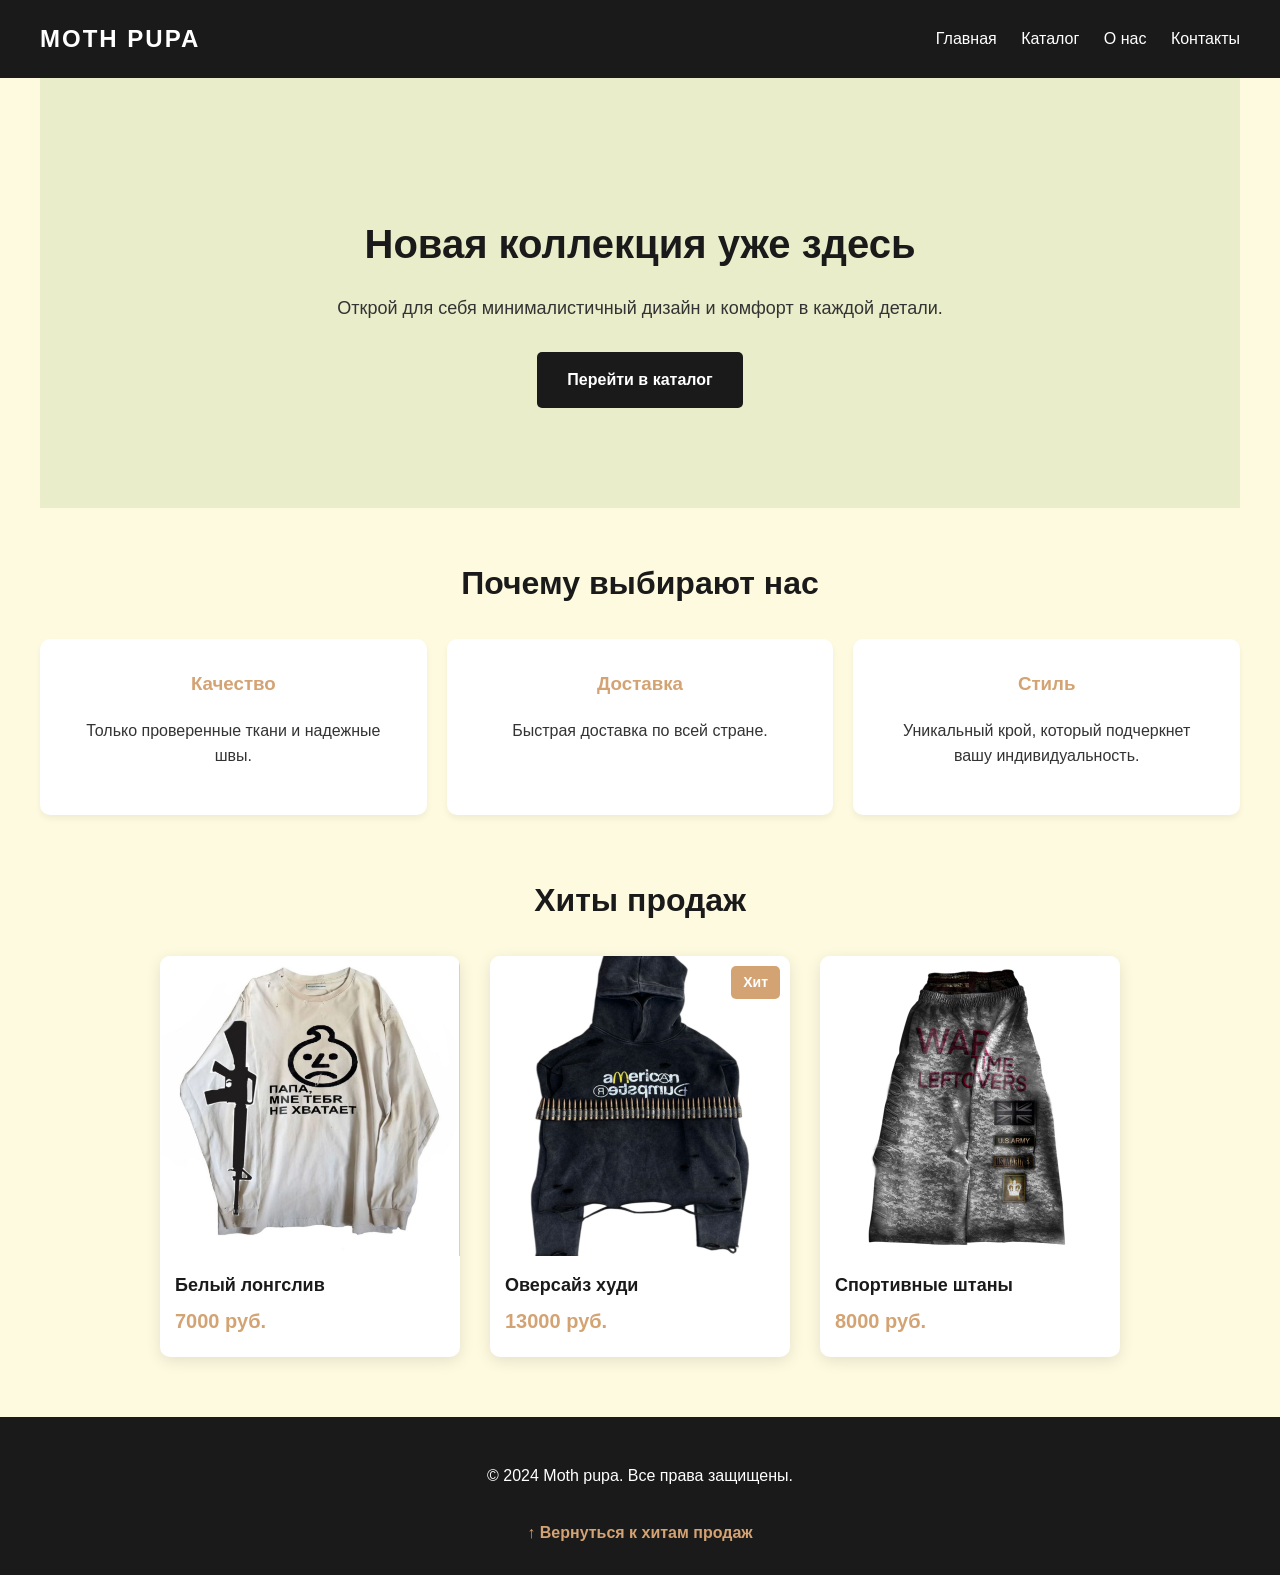
<file: index.html>
<!DOCTYPE html>
<html lang="ru">
<head>
    <meta charset="UTF-8">
    <meta name="viewport" content="width=device-width, initial-scale=1.0">
    <title>Moth pupa | Главная</title>
    <link rel="stylesheet" href="style.css">
</head>
<body>
    <header>
        <h1>Moth pupa</h1>
        <nav>
            <a href="index.html">Главная</a>
            <a href="catalog.html">Каталог</a>
            <a href="about.html">О нас</a>
            <a href="contacts.html">Контакты</a>
        </nav>
    </header>

    <main>
        <!-- Баннер на главной -->
        <section class="hero">
            <h2>Новая коллекция уже здесь</h2>
            <p>Открой для себя минималистичный дизайн и комфорт в каждой детали.</p>
            <a href="catalog.html" class="btn">Перейти в каталог</a>
        </section>

        <!-- Преимущества -->
        <section class="advantages">
            <h2>Почему выбирают нас</h2>
            <div class="advantages-grid">
                <div class="card">
                    <h3>Качество</h3>
                    <p>Только проверенные ткани и надежные швы.</p>
                </div>
                <div class="card">
                    <h3>Доставка</h3>
                    <p>Быстрая доставка по всей стране.</p>
                </div>
                <div class="card">
                    <h3>Стиль</h3>
                    <p>Уникальный крой, который подчеркнет вашу индивидуальность.</p>
                </div>
            </div>
        </section>

        <!-- Витрина товаров (id="hits" для якорной ссылки) -->
        <section class="featured" id="hits">
            <h2>Хиты продаж</h2>
            <div class="products-grid">
                <!-- Карточка 1: Лонгслив -->
                <div class="product-card">
                    <img src="long.jpg" alt="Белый лонгслив" class="product-card__img">
                    <h3 class="product-card__title">Белый лонгслив</h3>
                    <p class="product-card__price">7000 руб.</p>
                </div>
                
                <!-- Карточка 2: Худи (с бейджем) -->
                <div class="product-card">
                    <span class="product-badge">Хит</span>
                    <img src="hoodie.jpg" alt="Оверсайз худи" class="product-card__img">
                    <h3 class="product-card__title">Оверсайз худи</h3>
                    <p class="product-card__price">13000 руб.</p>
                </div>

                <!-- Карточка 3: Штаны -->
                <div class="product-card">
                    <img src="pants.jpg" alt="Спортивные штаны" class="product-card__img">
                    <h3 class="product-card__title">Спортивные штаны</h3>
                    <p class="product-card__price">8000 руб.</p>
                </div>
            </div>
        </section>
    </main>

    <footer>
        <p>&copy; 2024 Moth pupa. Все права защищены.</p>
        <a href="#hits" class="anchor-link">↑ Вернуться к хитам продаж</a>
    </footer>
</body>
</html>
</file>
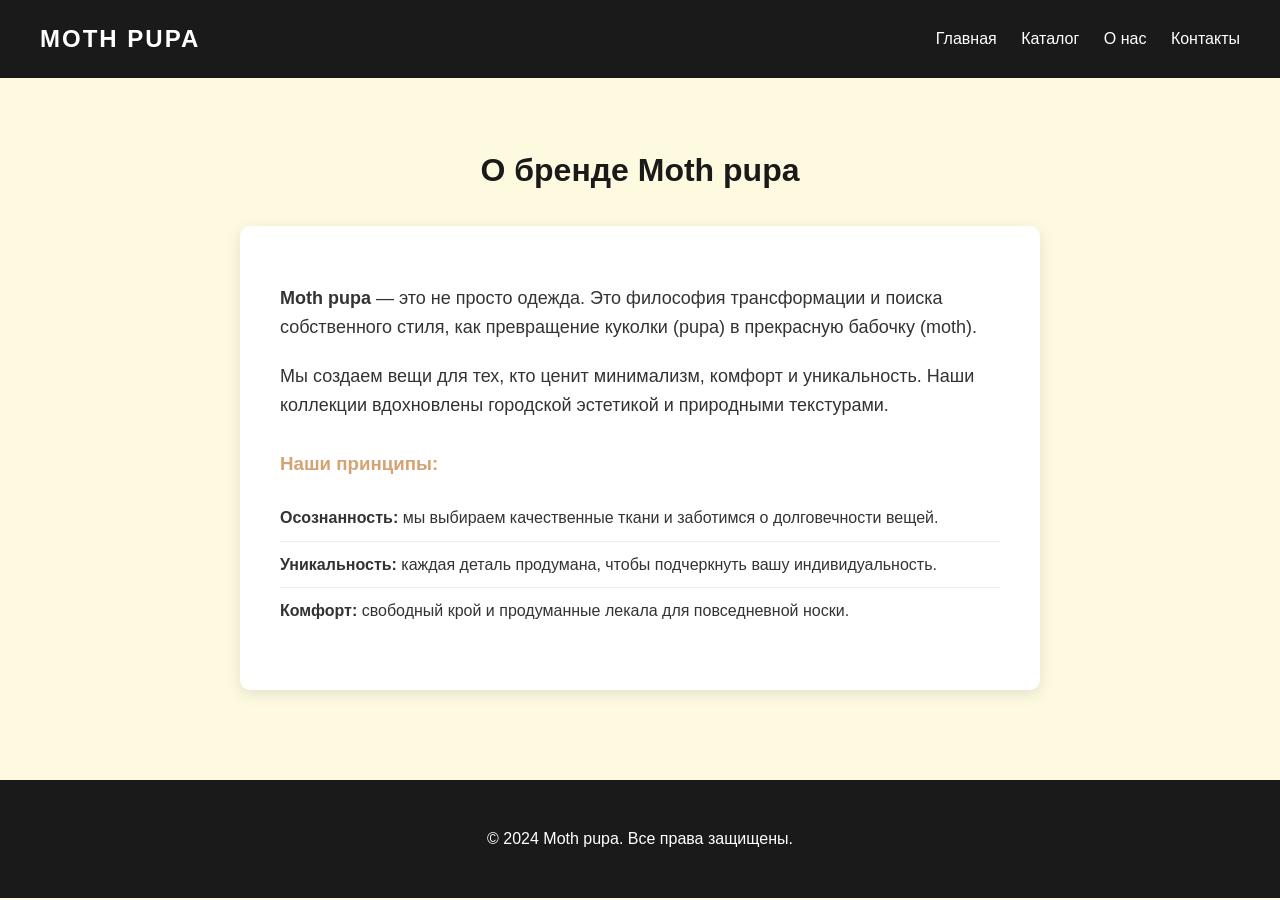
<file: about.html>
<!DOCTYPE html>
<html lang="ru">
<head>
    <meta charset="UTF-8">
    <meta name="viewport" content="width=device-width, initial-scale=1.0">
    <title>Moth pupa | О нас</title>
    <link rel="stylesheet" href="style.css">
</head>
<body>
    <header>
        <h1>Moth pupa</h1>
        <nav>
            <a href="index.html">Главная</a>
            <a href="catalog.html">Каталог</a>
            <a href="about.html">О нас</a>
            <a href="contacts.html">Контакты</a>
        </nav>
    </header>

    <main>
        <section class="about-section">
            <h2>О бренде Moth pupa</h2>
            
            <div class="about-content">
                <div class="about-text">
                    <p><strong>Moth pupa</strong> — это не просто одежда. Это философия трансформации и поиска собственного стиля, как превращение куколки (pupa) в прекрасную бабочку (moth).</p>
                    
                    <p>Мы создаем вещи для тех, кто ценит минимализм, комфорт и уникальность. Наши коллекции вдохновлены городской эстетикой и природными текстурами.</p>
                    
                    <h3>Наши принципы:</h3>
                    <ul class="about-list">
                        <li><strong>Осознанность:</strong> мы выбираем качественные ткани и заботимся о долговечности вещей.</li>
                        <li><strong>Уникальность:</strong> каждая деталь продумана, чтобы подчеркнуть вашу индивидуальность.</li>
                        <li><strong>Комфорт:</strong> свободный крой и продуманные лекала для повседневной носки.</li>
                    </ul>
                </div>
            </div>
        </section>
    </main>

    <footer>
        <p>&copy; 2024 Moth pupa. Все права защищены.</p>
    </footer>
</body>
</html>
</file>
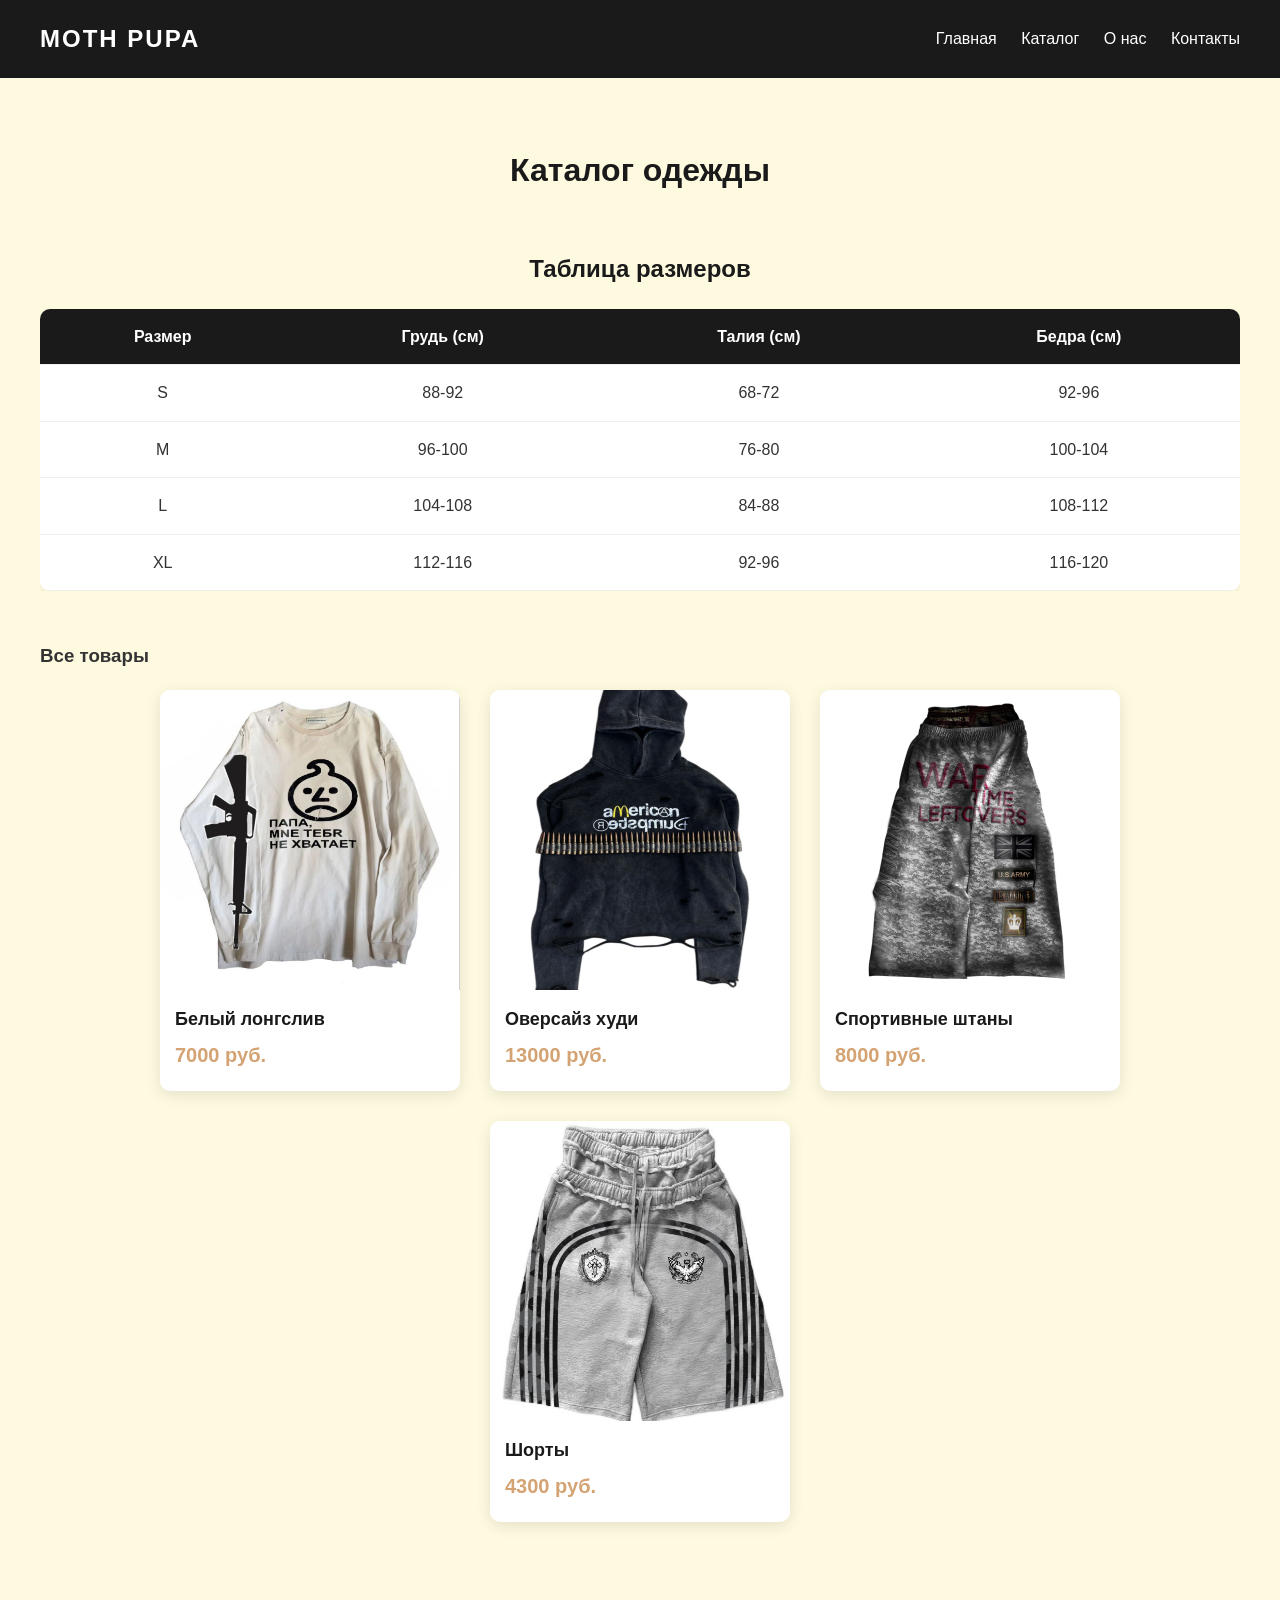
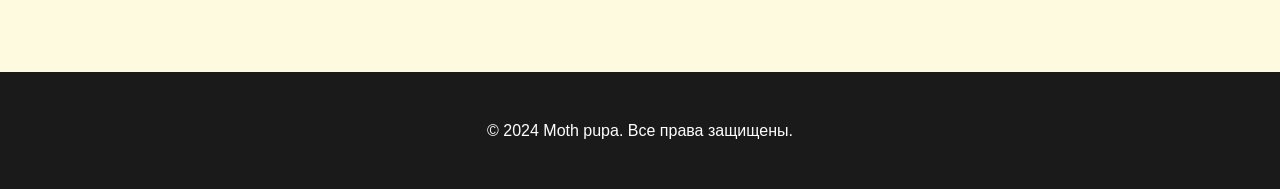
<file: catalog.html>
<!DOCTYPE html>
<html lang="ru">
<head>
    <meta charset="UTF-8">
    <meta name="viewport" content="width=device-width, initial-scale=1.0">
    <title>Moth pupa | Каталог</title>
    <link rel="stylesheet" href="style.css">
</head>
<body>
    <header>
        <h1>Moth pupa</h1>
        <nav>
            <a href="index.html">Главная</a>
            <a href="catalog.html">Каталог</a>
            <a href="about.html">О нас</a>
            <a href="contacts.html">Контакты</a>
        </nav>
    </header>

    <main>
        <section class="catalog-section">
            <h2>Каталог одежды</h2>
            
            <!-- Таблица размеров -->
            <div class="table-container">
                <h3>Таблица размеров</h3>
                <table class="size-table">
                    <thead>
                        <tr>
                            <th>Размер</th>
                            <th>Грудь (см)</th>
                            <th>Талия (см)</th>
                            <th>Бедра (см)</th>
                        </tr>
                    </thead>
                    <tbody>
                        <tr>
                            <td>S</td>
                            <td>88-92</td>
                            <td>68-72</td>
                            <td>92-96</td>
                        </tr>
                        <tr>
                            <td>M</td>
                            <td>96-100</td>
                            <td>76-80</td>
                            <td>100-104</td>
                        </tr>
                        <tr>
                            <td>L</td>
                            <td>104-108</td>
                            <td>84-88</td>
                            <td>108-112</td>
                        </tr>
                        <tr>
                            <td>XL</td>
                            <td>112-116</td>
                            <td>92-96</td>
                            <td>116-120</td>
                        </tr>
                    </tbody>
                </table>
            </div>

            <h3>Все товары</h3>
            
            <!-- Сетка товаров -->
            <div class="products-grid">
                <!-- Товар 1 -->
                <div class="product-card">
                    <img src="long.jpg" alt="Белый лонгслив" class="product-card__img">
                    <h3 class="product-card__title">Белый лонгслив</h3>
                    <p class="product-card__price">7000 руб.</p>
                </div>
                <!-- Товар 2 -->
                <div class="product-card">
                    <img src="hoodie.jpg" alt="Оверсайз худи" class="product-card__img">
                    <h3 class="product-card__title">Оверсайз худи</h3>
                    <p class="product-card__price">13000 руб.</p>
                </div>
                <!-- Товар 3 -->
                <div class="product-card">
                    <img src="pants.jpg" alt="Спортивные штаны" class="product-card__img">
                    <h3 class="product-card__title">Спортивные штаны</h3>
                    <p class="product-card__price">8000 руб.</p>
                </div>
                <!-- Товар 4 -->
                <div class="product-card">
                    <img src="shorts.jpg" alt="Шорты" class="product-card__img">
                    <h3 class="product-card__title">Шорты</h3>
                    <p class="product-card__price">4300 руб.</p>
                </div>
            </div>
        </section>
    </main>

    <footer>
        <p>&copy; 2024 Moth pupa. Все права защищены.</p>
    </footer>
</body>
</html>
</file>
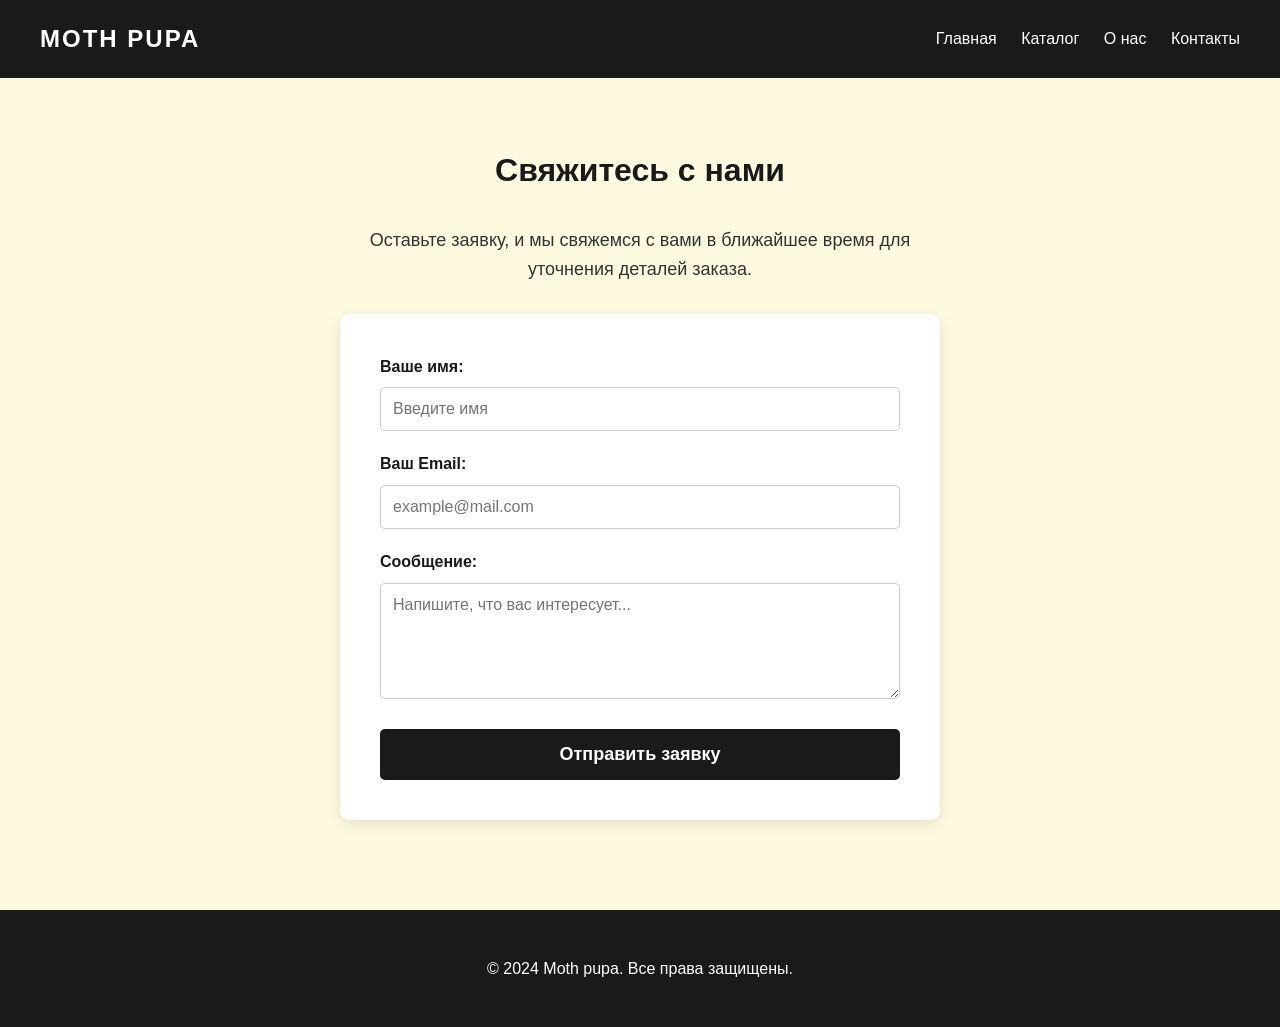
<file: contacts.html>
<!DOCTYPE html>
<html lang="ru">
<head>
    <meta charset="UTF-8">
    <meta name="viewport" content="width=device-width, initial-scale=1.0">
    <title>Moth pupa | Контакты</title>
    <link rel="stylesheet" href="style.css">
</head>
<body>
    <header>
        <h1>Moth pupa</h1>
        <nav>
            <a href="index.html">Главная</a>
            <a href="catalog.html">Каталог</a>
            <a href="about.html">О нас</a>
            <a href="contacts.html">Контакты</a>
        </nav>
    </header>

    <main>
        <section class="contacts-section">
            <h2>Свяжитесь с нами</h2>
            <p class="contacts-text">Оставьте заявку, и мы свяжемся с вами в ближайшее время для уточнения деталей заказа.</p>

            <!-- Форма обратной связи (Пункт 8 из задания) -->
            <div class="form-container">
                <form action="#" method="POST" class="contact-form">
                    
                    <div class="form-group">
                        <label for="name">Ваше имя:</label>
                        <input type="text" id="name" name="name" placeholder="Введите имя" required>
                    </div>

                    <div class="form-group">
                        <label for="email">Ваш Email:</label>
                        <input type="email" id="email" name="email" placeholder="example@mail.com" required>
                    </div>

                    <div class="form-group">
                        <label for="message">Сообщение:</label>
                        <textarea id="message" name="message" rows="5" placeholder="Напишите, что вас интересует..." required></textarea>
                    </div>

                    <button type="submit" class="btn submit-btn">Отправить заявку</button>
                </form>
            </div>
        </section>
    </main>

    <footer>
        <p>&copy; 2024 Moth pupa. Все права защищены.</p>
    </footer>
</body>
</html>
</file>
<file: style.css>
/* CSS-переменные */
:root {
    --primary-color: #1a1a1a;
    --accent-color: #d4a373;
    --bg-color: #fefae0;
    --text-color: #333;
    --white: #ffffff;
}

body {
    font-family: 'Arial', sans-serif;
    background-color: var(--bg-color);
    color: var(--text-color);
    margin: 0;
    padding: 0;
    line-height: 1.6;
}

/* --- Шапка --- */
header {
    background-color: var(--primary-color);
    color: var(--white);
    padding: 20px 40px;
    display: flex;
    justify-content: space-between;
    align-items: center;
    position: sticky;
    top: 0;
    z-index: 100;
}

header h1 {
    margin: 0;
    font-size: 24px;
    letter-spacing: 2px;
    text-transform: uppercase;
}

nav a {
    color: var(--white);
    text-decoration: none;
    margin-left: 20px;
    transition: color 0.3s ease;
}

nav a:hover {
    color: var(--accent-color);
}

/* --- Главный контент --- */
main {
    max-width: 1200px;
    margin: 0 auto;
    padding: 0 20px;
}

/* Баннер */
.hero {
    text-align: center;
    padding: 100px 20px;
    background-color: #e9edc9;
    margin-bottom: 50px;
}

.hero h2 {
    font-size: 40px;
    margin-bottom: 10px;
    color: var(--primary-color);
}

.hero p {
    font-size: 18px;
    margin-bottom: 30px;
}

/* Кнопка */
.btn {
    display: inline-block;
    background-color: var(--primary-color);
    color: var(--white);
    padding: 15px 30px;
    text-decoration: none;
    font-weight: bold;
    border-radius: 5px;
    transition: background-color 0.3s ease;
}

.btn:hover {
    background-color: var(--accent-color);
}

.btn:focus-visible {
    outline: 2px solid var(--accent-color);
    outline-offset: 4px;
}

/* Секции */
section h2 {
    text-align: center;
    font-size: 32px;
    margin-bottom: 30px;
    color: var(--primary-color);
}

/* Сетка преимуществ */
.advantages-grid {
    display: grid;
    grid-template-columns: repeat(auto-fit, minmax(250px, 1fr));
    gap: 20px;
    margin-bottom: 60px;
}

.card {
    background: var(--white);
    padding: 30px;
    border-radius: 10px;
    text-align: center;
    box-shadow: 0 4px 6px rgba(0,0,0,0.05);
}

.card h3 {
    color: var(--accent-color);
    margin-top: 0;
}

/* Сетка товаров */
.products-grid {
    display: flex;
    flex-wrap: wrap;
    gap: 30px;
    justify-content: center;
    margin-bottom: 60px;
}

.product-card {
    background: var(--white);
    border-radius: 10px;
    overflow: hidden;
    width: 300px;
    box-shadow: 0 4px 15px rgba(0,0,0,0.1);
    transition: transform 0.3s ease;
    position: relative; 
}

.product-card:hover {
    transform: translateY(-5px);
}

.product-card__img {
    width: 100%;
    height: 300px;
    object-fit: cover;
    display: block;
}

.product-card__title {
    margin: 15px 15px 5px;
    font-size: 18px;
    color: var(--primary-color);
}

.product-card__price {
    margin: 0 15px 20px;
    font-weight: bold;
    color: var(--accent-color);
    font-size: 20px;
}

.product-badge {
    position: absolute;
    top: 10px;
    right: 10px;
    background-color: var(--accent-color);
    color: var(--white);
    padding: 5px 12px;
    border-radius: 5px;
    font-size: 14px;
    font-weight: bold;
    z-index: 10;
}

/* --- Подвал --- */
footer {
    background-color: var(--primary-color);
    color: var(--white);
    text-align: center;
    padding: 30px;
    margin-top: 50px;
}

.anchor-link {
    display: inline-block;
    margin-top: 15px;
    color: var(--accent-color);
    text-decoration: none;
    font-weight: bold;
}

.anchor-link:hover {
    text-decoration: underline;
}

/* --- Страница Каталог --- */
.catalog-section {
    padding: 40px 0;
}

.table-container {
    margin-bottom: 50px;
    overflow-x: auto;
}

.table-container h3 {
    text-align: center;
    color: var(--primary-color);
    font-size: 24px;
    margin-bottom: 20px;
}

.size-table {
    width: 100%;
    border-collapse: collapse;
    background-color: var(--white);
    box-shadow: 0 4px 6px rgba(0,0,0,0.05);
    border-radius: 10px;
    overflow: hidden;
}

.size-table th, .size-table td {
    padding: 15px;
    text-align: center;
    border-bottom: 1px solid #eee;
}

.size-table th {
    background-color: var(--primary-color);
    color: var(--white);
    font-weight: bold;
}

.size-table tr:hover {
    background-color: #f9f9f9;
}

/* --- Страница Контакты --- */
.contacts-section {
    padding: 40px 0;
    max-width: 600px;
    margin: 0 auto;
}

.contacts-text {
    text-align: center;
    margin-bottom: 30px;
    font-size: 18px;
}

.form-container {
    background-color: var(--white);
    padding: 40px;
    border-radius: 10px;
    box-shadow: 0 4px 15px rgba(0,0,0,0.1);
}

.form-group {
    margin-bottom: 20px;
    display: flex;
    flex-direction: column;
}

.form-group label {
    margin-bottom: 8px;
    font-weight: bold;
    color: var(--primary-color);
}

.form-group input, 
.form-group textarea {
    width: 100%;
    padding: 12px;
    border: 1px solid #ccc;
    border-radius: 5px;
    font-family: inherit;
    font-size: 16px;
    box-sizing: border-box;
    transition: border-color 0.3s ease;
}

.form-group input:focus, 
.form-group textarea:focus {
    outline: none;
    border-color: var(--accent-color);
    box-shadow: 0 0 5px rgba(212, 163, 115, 0.3);
}

.submit-btn {
    width: 100%;
    border: none;
    cursor: pointer;
    font-size: 18px;
    margin-top: 10px;
}

/* --- Страница О нас --- */
.about-section {
    padding: 40px 0;
    max-width: 800px;
    margin: 0 auto;
}

.about-content {
    background-color: var(--white);
    padding: 40px;
    border-radius: 10px;
    box-shadow: 0 4px 15px rgba(0,0,0,0.1);
}

.about-text p {
    font-size: 18px;
    margin-bottom: 20px;
}

.about-text h3 {
    color: var(--accent-color);
    margin-top: 30px;
    margin-bottom: 15px;
}

.about-list {
    list-style-type: none;
    padding-left: 0;
}

.about-list li {
    padding: 10px 0;
    border-bottom: 1px solid #eee;
    font-size: 16px;
}

.about-list li:last-child {
    border-bottom: none;
}
</file>
